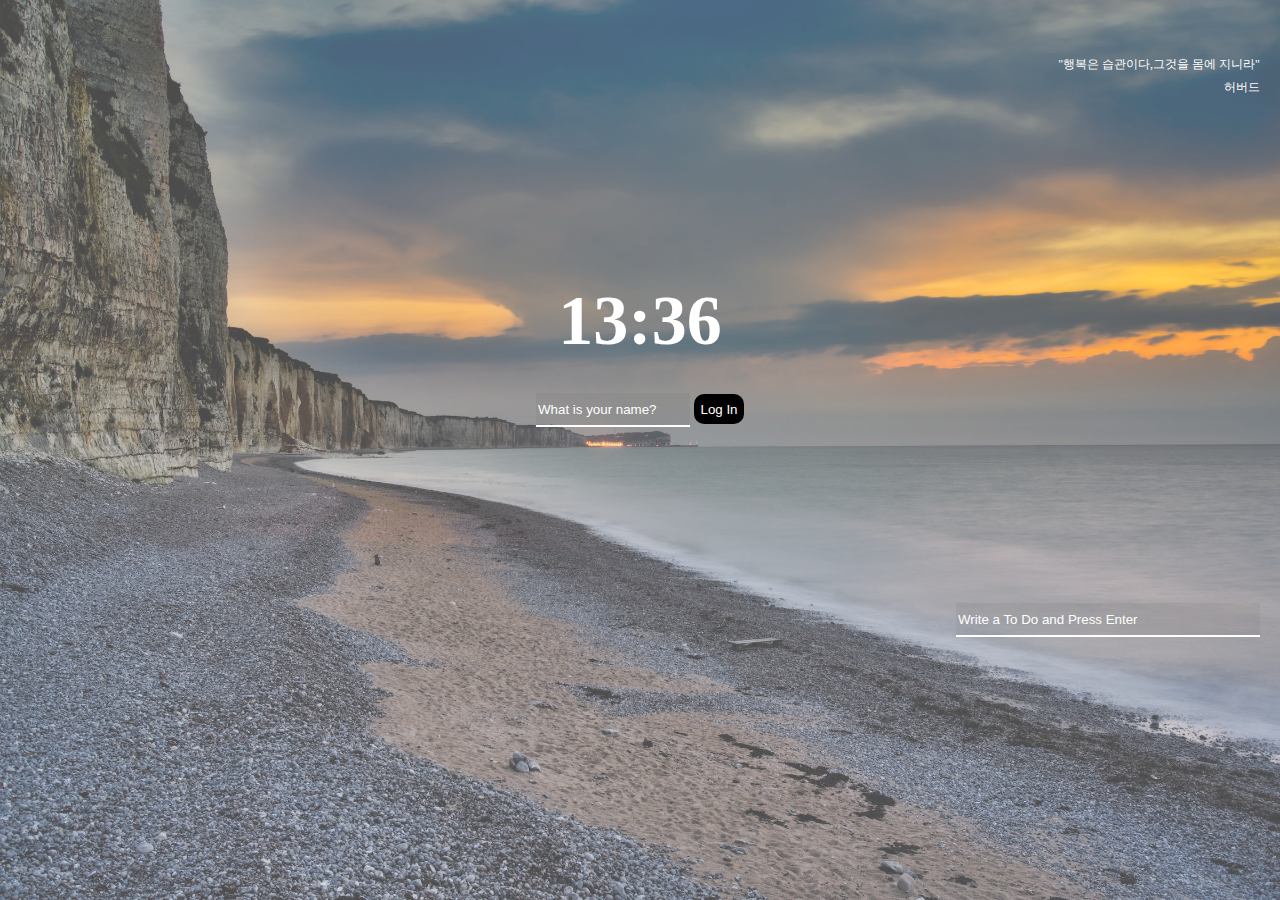
<file: index.html>
<!DOCTYPE html>
<html lang="en">
<head>
    <meta charset="UTF-8">
    <meta http-equiv="X-UA-Compatible" content="IE=edge">
    <meta name="viewport" content="width=device-width, initial-scale=1.0">
    <link rel="stylesheet" href="css/style.css">
    <title>Momentum App</title>
</head>
<body>
    <section class="con">
        <h2 id="clock">00:00</h2>
        <form id="login_form" class="hidden">
            <input required maxlength="15" type="text" placeholder="What is your name?">
            <input type="submit" value="Log In"></input>
        </form>
        <h1 id="greeting" class="hidden"></h1>
        <form id="todoForm">
            <input type="text" placeholder="Write a To Do and Press Enter">
        </form>
        <ul id="todoList">
        </ul>
        <div id="quote">
            <span></span>
            <span></span>
        </div>
        <div id="weather">
            <span></span>
            <span></span>
        </div>
    </section>
    <script src="js/greetings.js"></script>
    <script src="js/clock.js"></script>
    <script src="js/quotes.js"></script>
    <script src="js/background.js"></script>
    <script src="js/todo.js"></script>
    <script src="js/weather.js"></script>
</body>
</html>
</file>
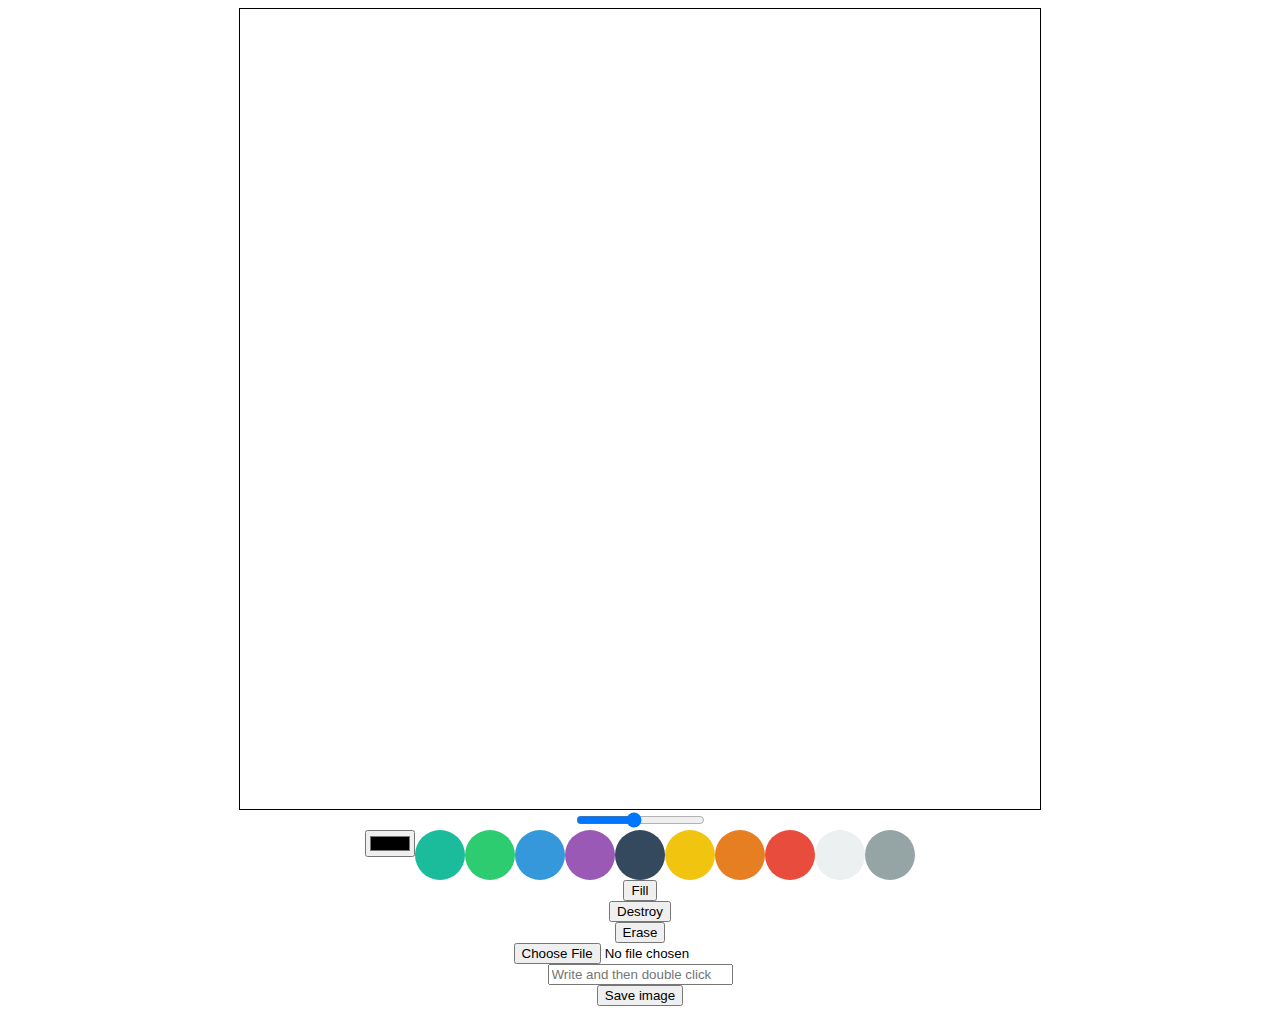
<file: drawing_board/index.html>
<!DOCTYPE html>
<html lang="en">
<head>
    <meta charset="UTF-8">
    <meta name="viewport" content="width=device-width, initial-scale=1.0">
    <link rel="stylesheet" href="style.css">
    <title>Meme Maker</title>
</head>
<body>
    <canvas></canvas>
    <input id="line_width" type="range" min="1" max="10" value="5" step="0.5">
    <div class="color_box">
        <input type="color" id="color">
        <div class="color-option" style="background-color: #1abc9c;" data-color="#1abc9c"></div>
        <div class="color-option" style="background-color: #2ecc71;" data-color="#2ecc71"></div>
        <div class="color-option" style="background-color: #3498db;" data-color="#3498db"></div>
        <div class="color-option" style="background-color: #9b59b6;" data-color="#9b59b6"></div>
        <div class="color-option" style="background-color: #34495e;" data-color="#34495e"></div>
        <div class="color-option" style="background-color: #f1c40f;" data-color="#f1c40f"></div>
        <div class="color-option" style="background-color: #e67e22;" data-color="#e67e22"></div>
        <div class="color-option" style="background-color: #e74c3c;" data-color="#e74c3c"></div>
        <div class="color-option" style="background-color: #ecf0f1;" data-color="#ecf0f1"></div>
        <div class="color-option" style="background-color: #95a5a6;" data-color="#95a5a6"></div>
    </div>
    <button id="mode_btn">Fill</button>
    <button id="destroy_btn">Destroy</button>
    <button id="eraser_btn">Erase</button>
    <input type="file" accept="image/*" id="file">
    <input type="text" placeholder="Write and then double click" id="text">
    <button id="save">Save image</button>
    <script src="app.js"></script>
</body>
</html>
</file>
<file: css/style.css>
.hidden {
    display: none;
}

html, body {
    margin: 0;
}

section.con {
    height: 100vh;
    display: flex;
    flex-direction: column;
    justify-content: center;
}

.bg_img {
    position:absolute;
    width:100%;
    height:100%;
    left: 0px;
    top: 0px;
    right:0px;
    bottom:0px;
    z-index: -1;
    opacity: 0.7;
}

h2, h1 {
    font-size: 70px;
    margin: 16px 0;
    color: #fff;
    text-align: center;
}

h2 {
    margin-top: 50px;
}

#login_form {
    margin: 16px 0;
    text-align: center;
}

#login_form input[type="text"],
#todoForm input[type="text"] {
    display: inline-block;
    width: 150px;
    height: 30px;
    background-color: rgba(100, 100, 100, 0.1);
    border: none;
    border-bottom: 2px solid #fff;
    color: #fff;
}

#login_form input[type="text"]::placeholder,
#todoForm input[type="text"]::placeholder {
    color: #fff;
}

#login_form input[type="submit"] {
    display: inline-block;
    width: 50px;
    height: 30px;
    border: none;
    background-color: black;
    border-radius: 10px;
    color: #fff;
}

#todoForm {
    text-align: end;
    margin-top: 160px;
    margin-right: 20px;
}

#todoForm input[type="text"] {
    width: 300px;
    height: 30px;
}

ul#todoList {
    list-style: none;
    text-align: end;
    margin-right: 20px;
}

ul#todoList li {
    margin-top: 6px;
    list-style: none;
    font-size: 14px;
    font-weight: 600;
    color: #fff;
}

ul#todoList li button {
    display: inline-block;
    border: none;
    background-color: transparent;
    margin-left: 5px;
}

#quote,
#weather {
    position: absolute;
    top: 50px;
    right: 20px;
    font-size: 12px;
    color: #fff;
}

#quote span,
#weather span {
    display: block;
    margin-top: 6px;
    text-align: end;
}

#weather {
    top: 100px;
    font-weight: 600;
}
</file>
<file: drawing_board/style.css>
canvas {
    width: 800px;
    height: 800px;
    border: 1px solid black;
}

body {
    display: flex;
    justify-content: center;
    flex-direction: column;
    align-items: center;
}

.color_box {
    display: flex;
}

.color-option {
    width: 50px;
    height: 50px;
    border-radius: 25px;
    cursor: pointer;
}
</file>
